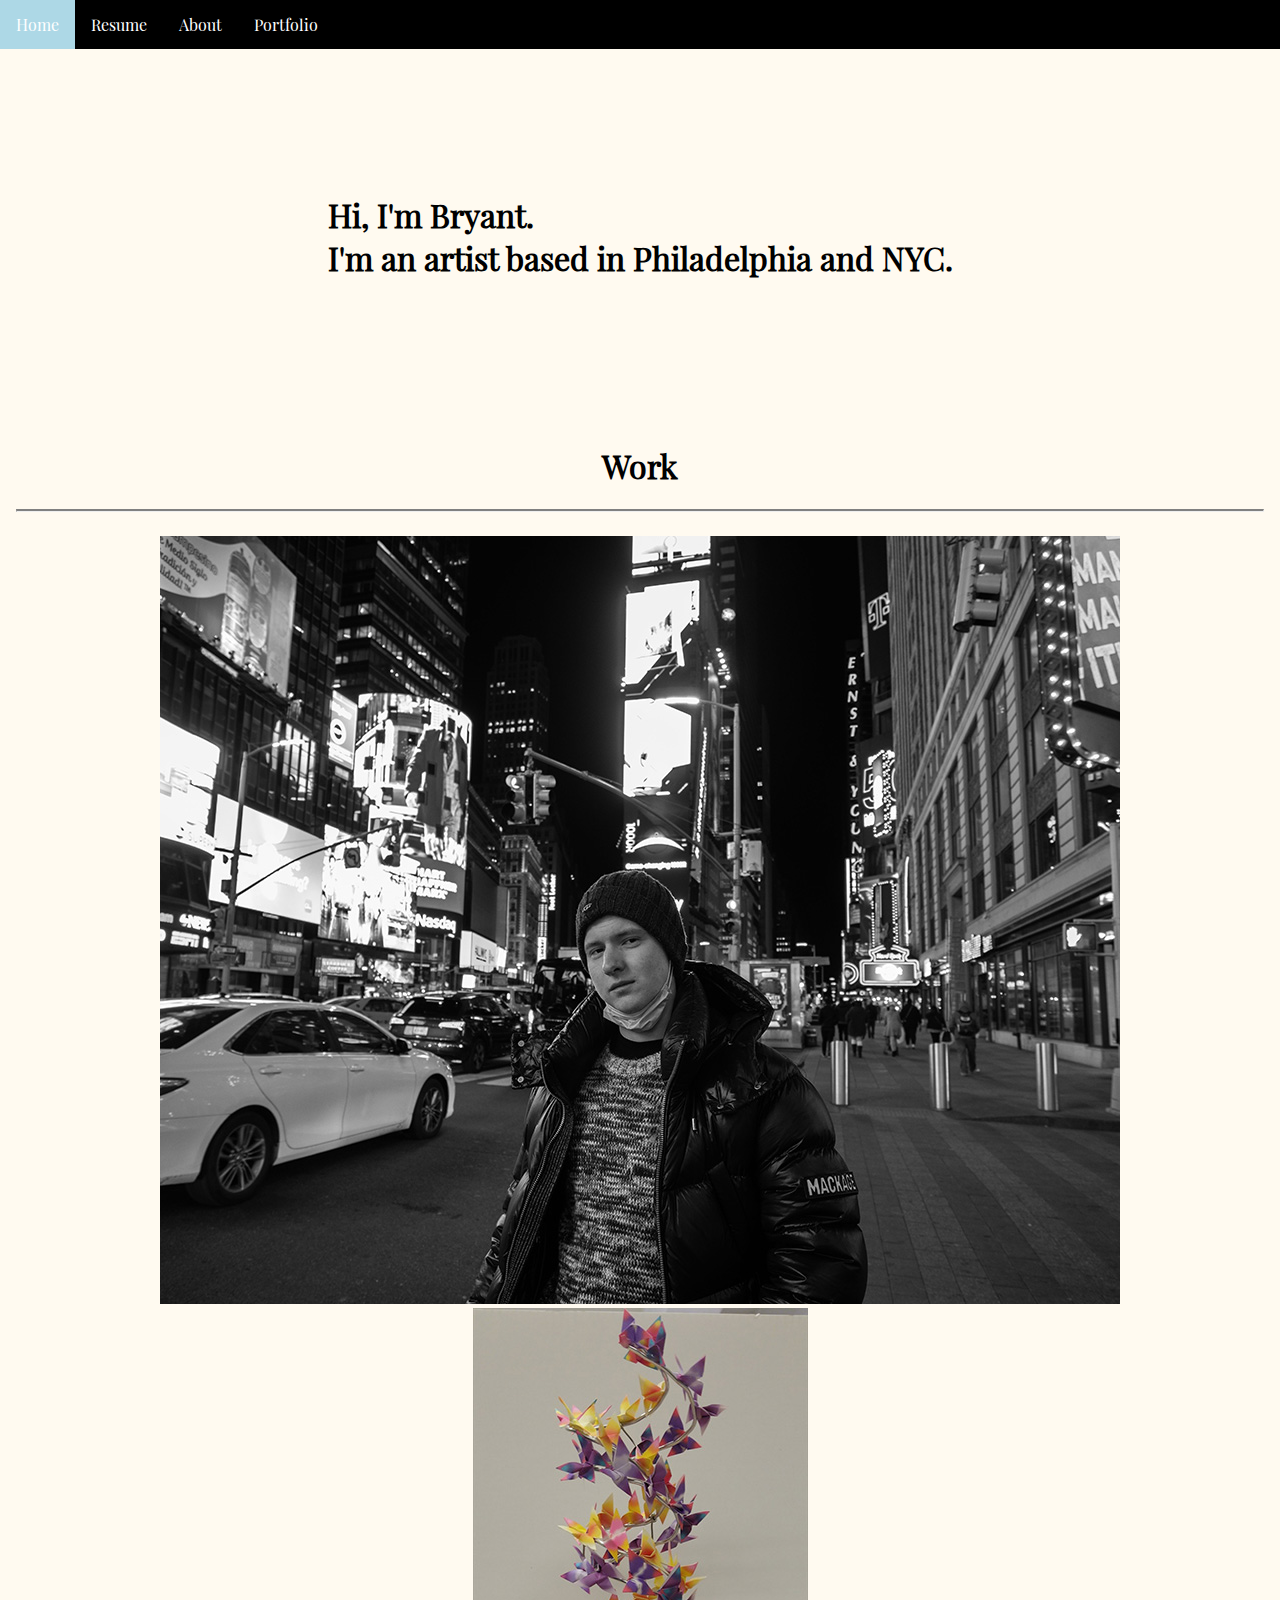
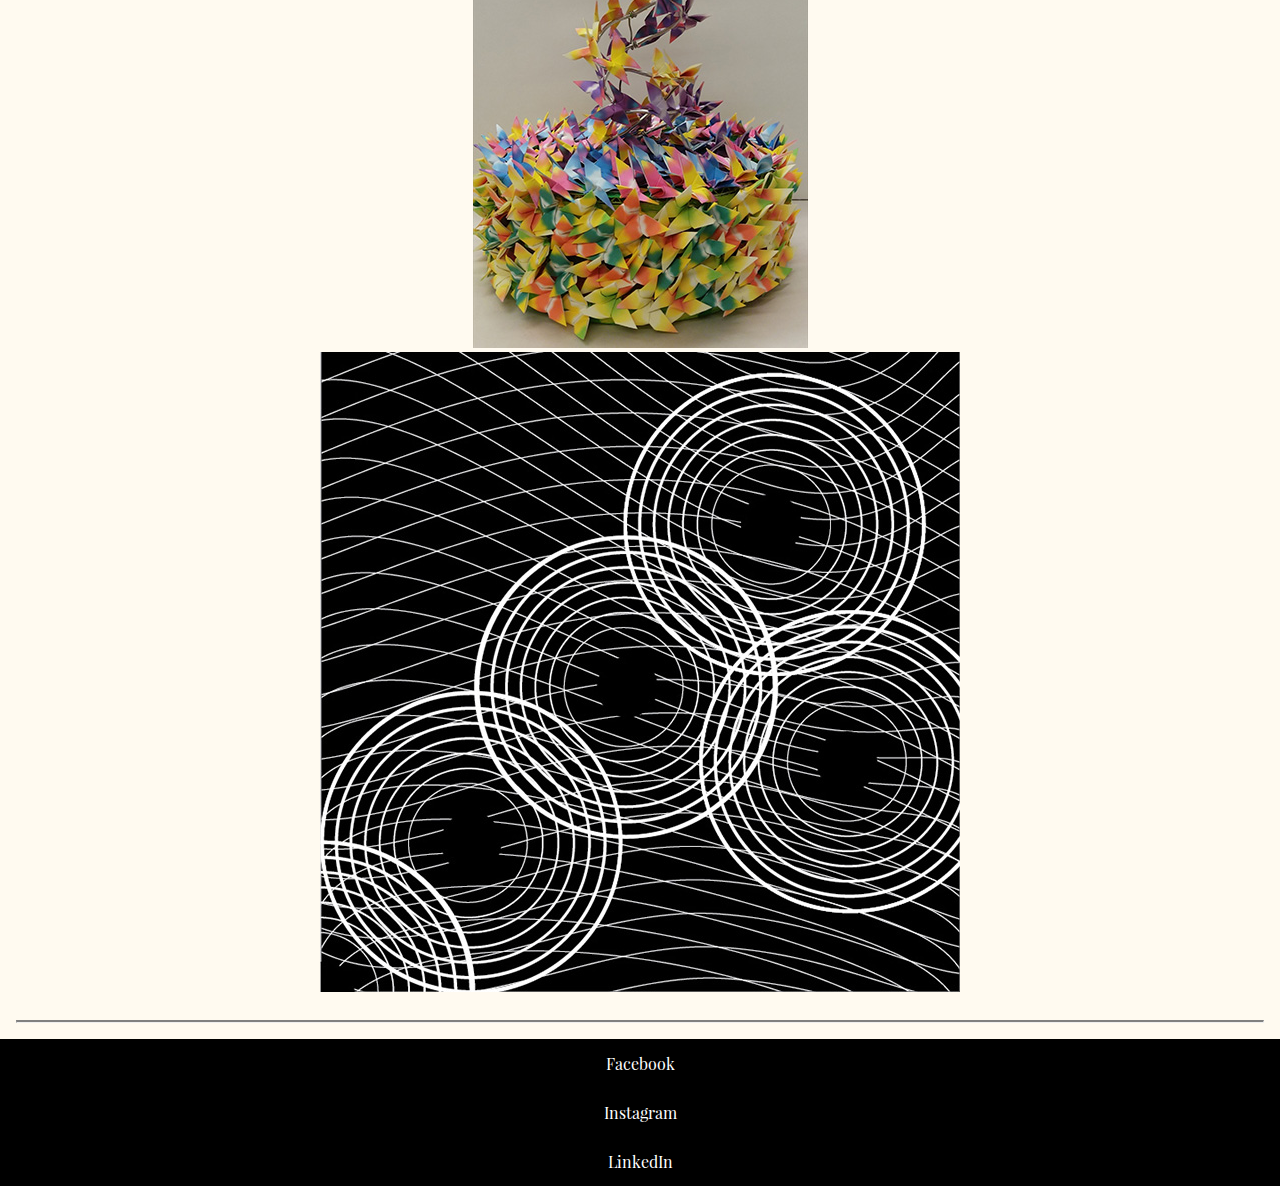
<file: index.html>
<!DOCTYPE html>
<html lang="en">
<head>
    <meta charset="UTF-8">
    <meta name="viewport" content="width=device-width, initial-scale=1.0">
    <link rel="normalize" href="css/normalize.css">
    <link rel="stylesheet" href="css/styles.css">
    <title>Home Page</title>
</head>
<body>
    <div id="header">
        <ul class="navigation">
            <li><a href="index.html">Home</a></li>
            <li><a href="resume.html">Resume</a></li>
            <li><a href="about.html">About</a></li>
            <li><a href="portfolio.html">Portfolio</a></li>
        </ul>
    </div>
    <div class="intro_text">
        <p class="text">Hi, I'm Bryant. <br> I'm an artist based in Philadelphia and NYC.</p>
    </div>
    <div class="frontpage">
    <h1 class="Work">Work</h1>
    <hr class="divider">
        <div class="row">
            <div><img class="photo" src="images/PHTO-110-Assignment_2_2.jpg" alt="Photography_Assignment_2"></div>
            <div><img class="photo" src="images/Wire_Project.jpg" alt="Butterfly Sculpture"></div>
            <div><img class="photo" src="images/P1_SoundAnalysis_1.jpg" alt="SoundAnalysis"></div>
        </div>
        <hr class="divider">
    </div>
    </body>
    
<footer id="footer">
    <div class="contact">
        <ul class="social_links">
            <li><a href="https://www.facebook.com/itsbryant1125">Facebook</a></li>
            <li><a href="https://www.instagram.com/lu.bry/">Instagram</a></li>
            <li><a href="https://www.linkedin.com/in/bryant-lu-22a4711a2/">LinkedIn</a></li>
        </ul>
        </div>
</footer>
</html>
</file>
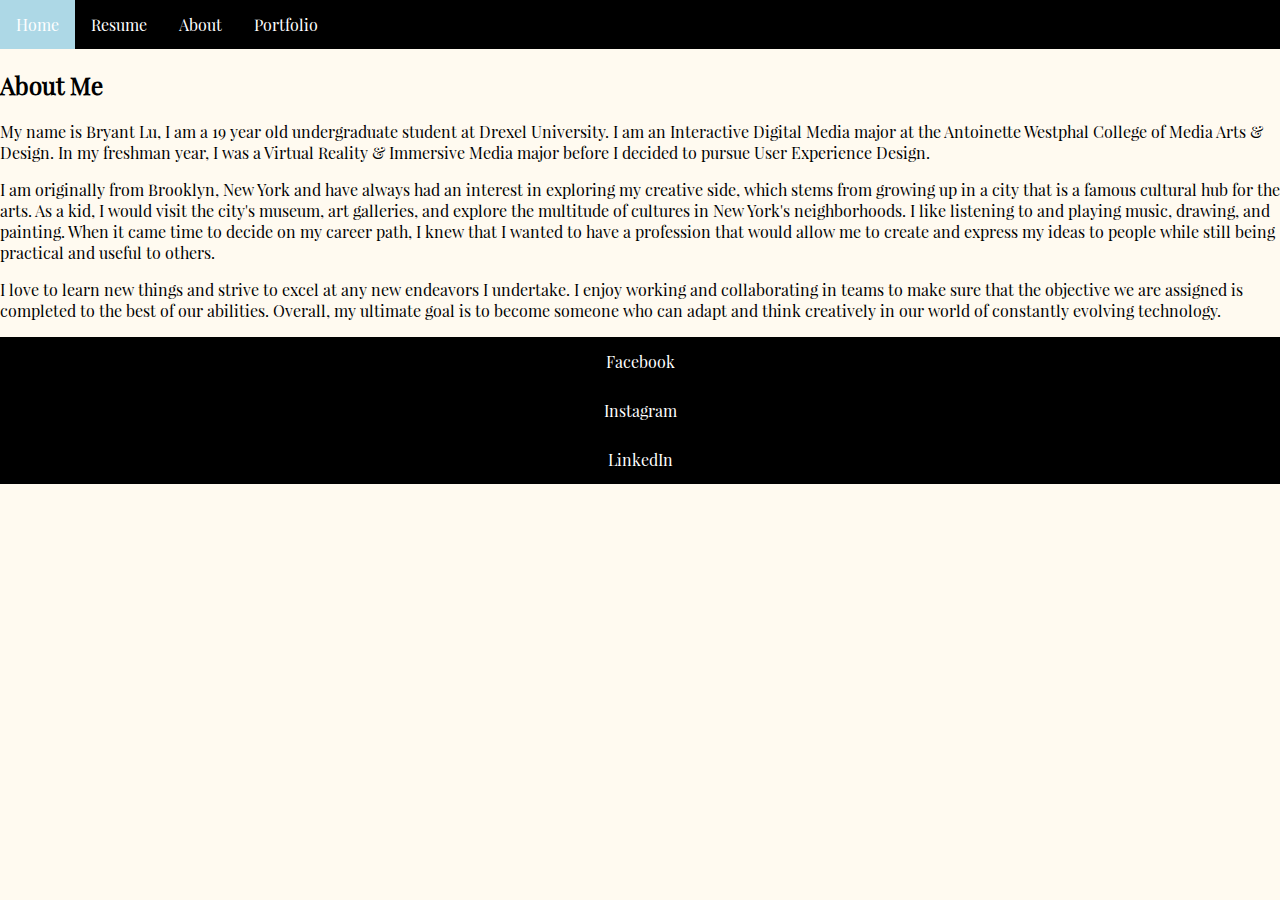
<file: about.html>
<!DOCTYPE html>
<html lang="en">
<head>
    <meta charset="UTF-8">
    <meta name="viewport" content="width=device-width, initial-scale=1.0">
    <link rel="normalize" href="css/normalize.css">
    <link rel="stylesheet" href="css/styles.css">
    <title>Home Page</title>
</head>
<body>
    <div id="header">
        <ul class="navigation">
            <li><a href="index.html">Home</a></li>
            <li><a href="resume.html">Resume</a></li>
            <li><a href="about.html">About</a></li>
            <li><a href="portfolio.html">Portfolio</a></li>
         </ul>
    </div>
    <div class="about me">
        <h2>About Me</h2>
        <p>My name is Bryant Lu, I am a 19 year old undergraduate student at Drexel University. I am an Interactive Digital Media major at the Antoinette Westphal College of Media Arts &amp; Design. In my freshman year, I was a Virtual Reality &amp; Immersive Media major before I decided to pursue User Experience Design.
        </p>
        <p>I am originally from Brooklyn, New York and have always had an interest in exploring my creative side, which stems from growing up in a city that is a famous cultural hub for the arts. As a kid, I would visit the city's museum, art galleries, and explore the multitude of cultures in New York's neighborhoods. I like listening to and playing music, drawing, and painting. When it came time to decide on my career path, I knew that I wanted to have a profession that would allow me to create and express my ideas to people while still being practical and useful to others.</p>
        <p>I love to learn new things and strive to excel at any new endeavors I undertake. I enjoy working and collaborating in teams to make sure that the objective we are assigned is completed to the best of our abilities. Overall, my ultimate goal is to become someone who can adapt and think creatively in our world of constantly evolving technology.</p>
    </div>
</body>
<footer id="footer">
    <div class="contact">
    <ul class="social_links">
        <li><a href="https://www.facebook.com/itsbryant1125">Facebook</a></li>
        <li><a href="https://www.instagram.com/lu.bry/">Instagram</a></li>
        <li><a href="https://www.linkedin.com/in/bryant-lu-22a4711a2/">LinkedIn</a></li>
    </ul>
    </div>
</footer>
</html>
</file>
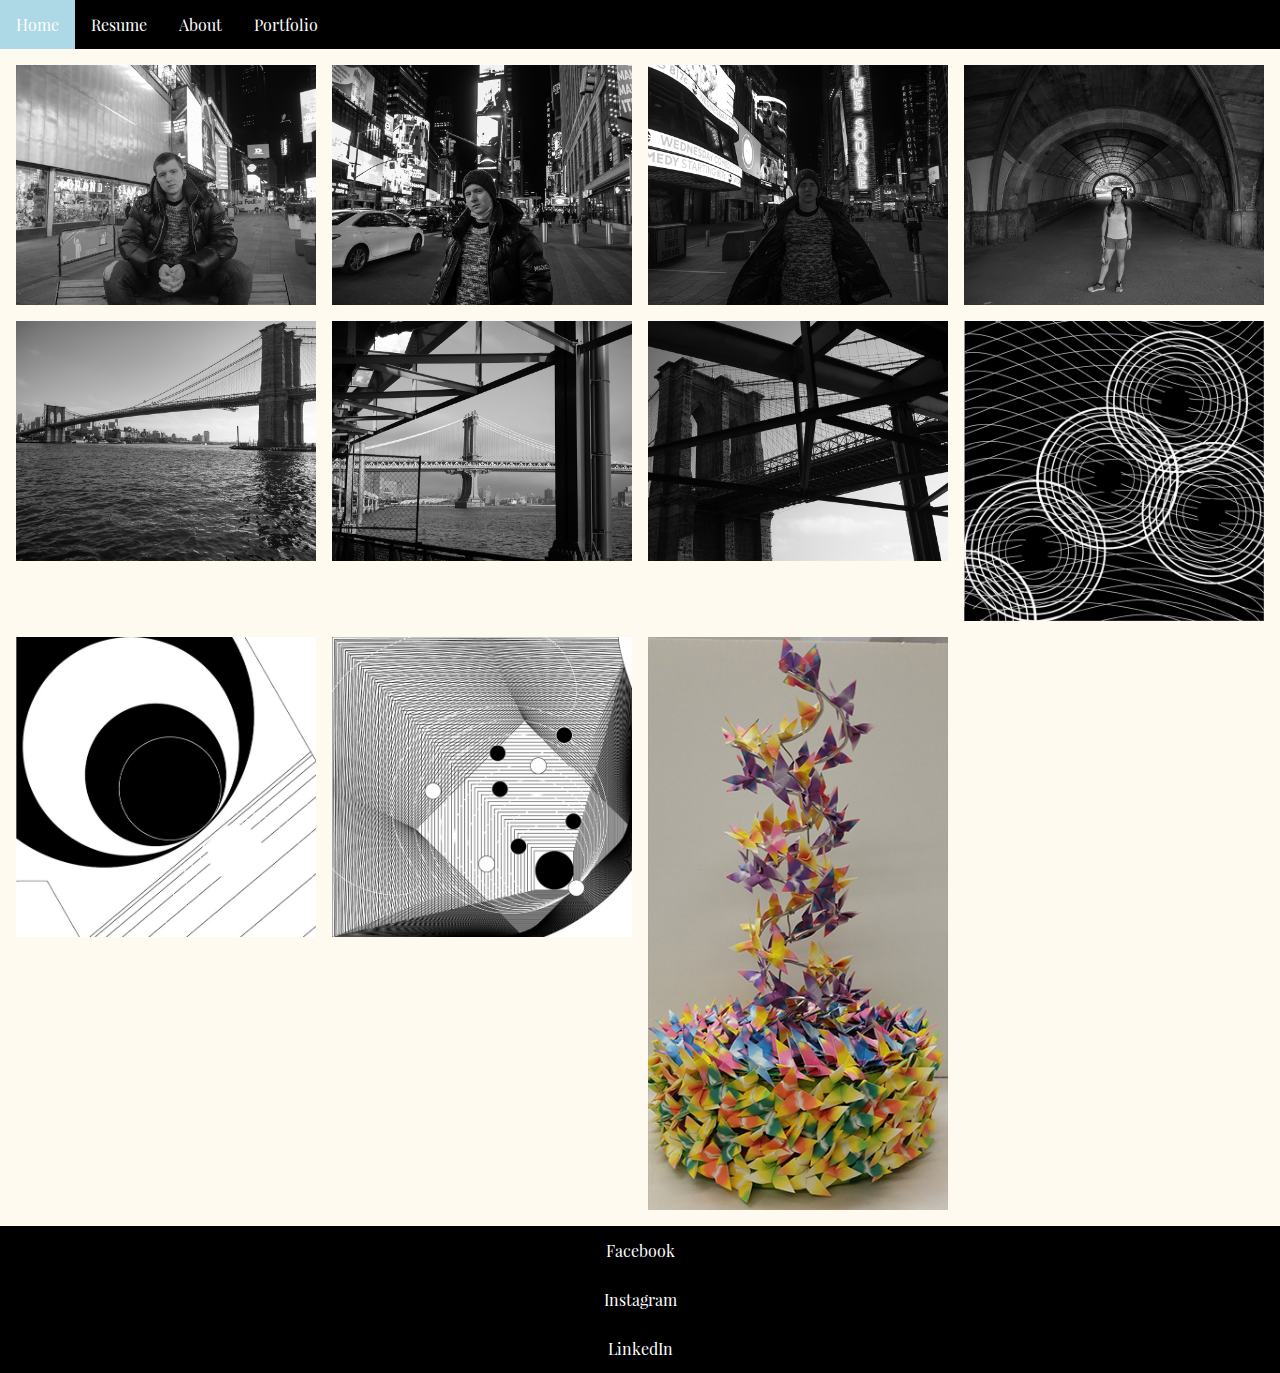
<file: portfolio.html>
<!DOCTYPE html>
<html lang="en">
<head>
    <meta charset="UTF-8">
    <meta name="viewport" content="width=device-width, initial-scale=1.0">
    <link rel="normalize" href="css/normalize.css">
    <link rel="stylesheet" href="css/styles.css">
    <title>Portfolio</title>
</head>
<body>
    <div id="header">
        <ul class="navigation">
            <li><a href="index.html">Home</a></li>
            <li><a href="resume.html">Resume</a></li>
            <li><a href="about.html">About</a></li>
            <li><a href="portfolio.html">Portfolio</a></li>
        </ul>
    </div>
    <div class="portfolio">
        <img class="photo" src="images/PHTO-110-Assignment_1_1.jpg" alt="Photography_Assignment_1">
        <img class="photo" src="images/PHTO-110-Assignment_2_2.jpg" alt="Photography_Assignment_2">
        <img class="photo" src="images/PHTO-110-Assignment_3_3.jpg" alt="Photography_Assignment_3">
        <img class="photo" src="images/PHTO-110-Assignment_4_4jpg.jpg" alt="Photography_Assignment_4">
        <img class="photo" src="images/Scale_Assignment_1.jpg" alt="Photography_Assignment_5">
        <img class="photo" src="images/Scale_Assignment_2.jpg" alt="Photography_Assignment_6">
        <img class="photo" src="images/Scale_Assignment_3.jpg" alt="Photography_Assignment_7">
        <img class="photo" src="images/P1_SoundAnalysis_1.jpg" alt="SoundAnalysis">
        <img class="photo" src="images/P2_SoundAnalysis_1.jpg" alt="SoundAnalysis_2">
        <img class="photo" src="images/P3_SoundAnalysis_1.jpg" alt="SoundAnalysis_3">
        <img class="photo" src="images/Wire_Project.jpg" alt="Butterfly Sculpture">
    </div>
</body>
<footer id="footer">
    <div class="contact">
        <ul class="social_links">
            <li><a href="https://www.facebook.com/itsbryant1125">Facebook</a>
            <li><a href="https://www.instagram.com/lu.bry/">Instagram</a></li>
            <li><a href="https://www.linkedin.com/in/bryant-lu-22a4711a2/">LinkedIn</a></li>
        </ul>
        </div>
</footer>
</html>
</file>
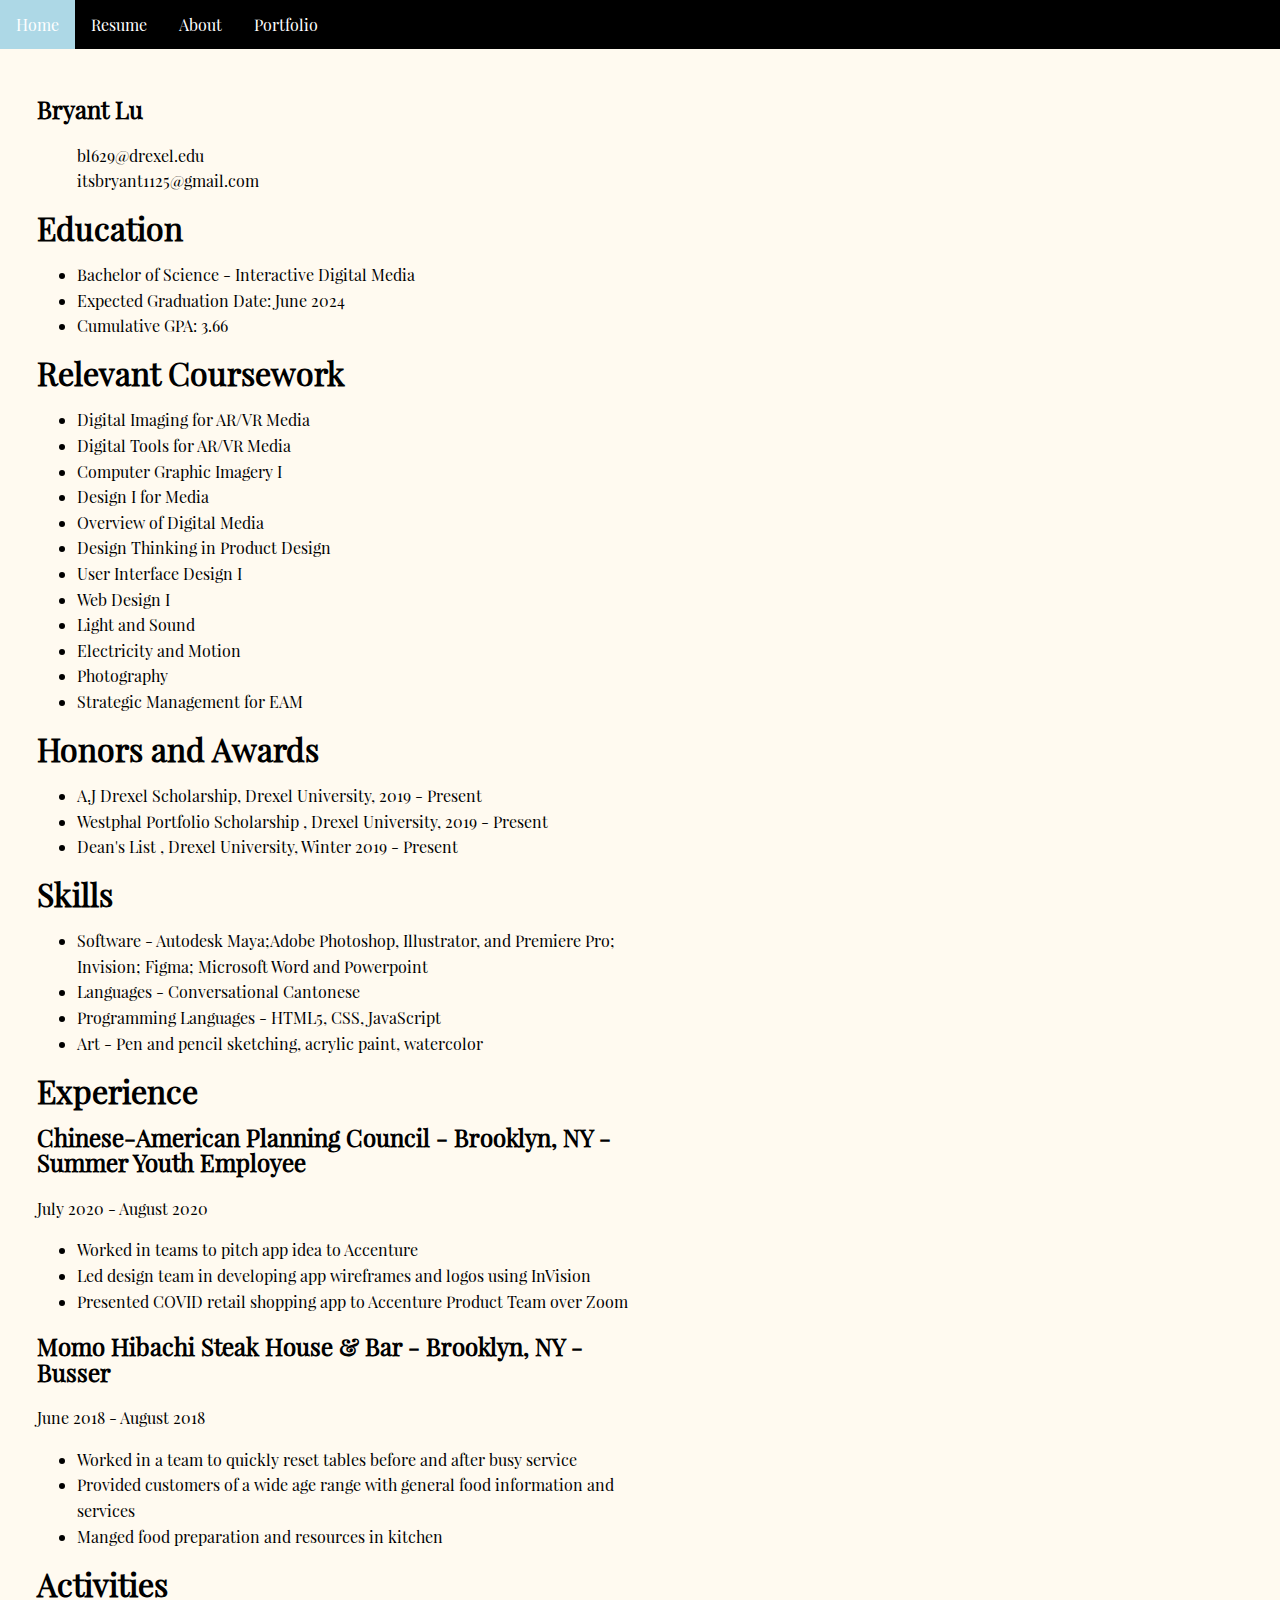
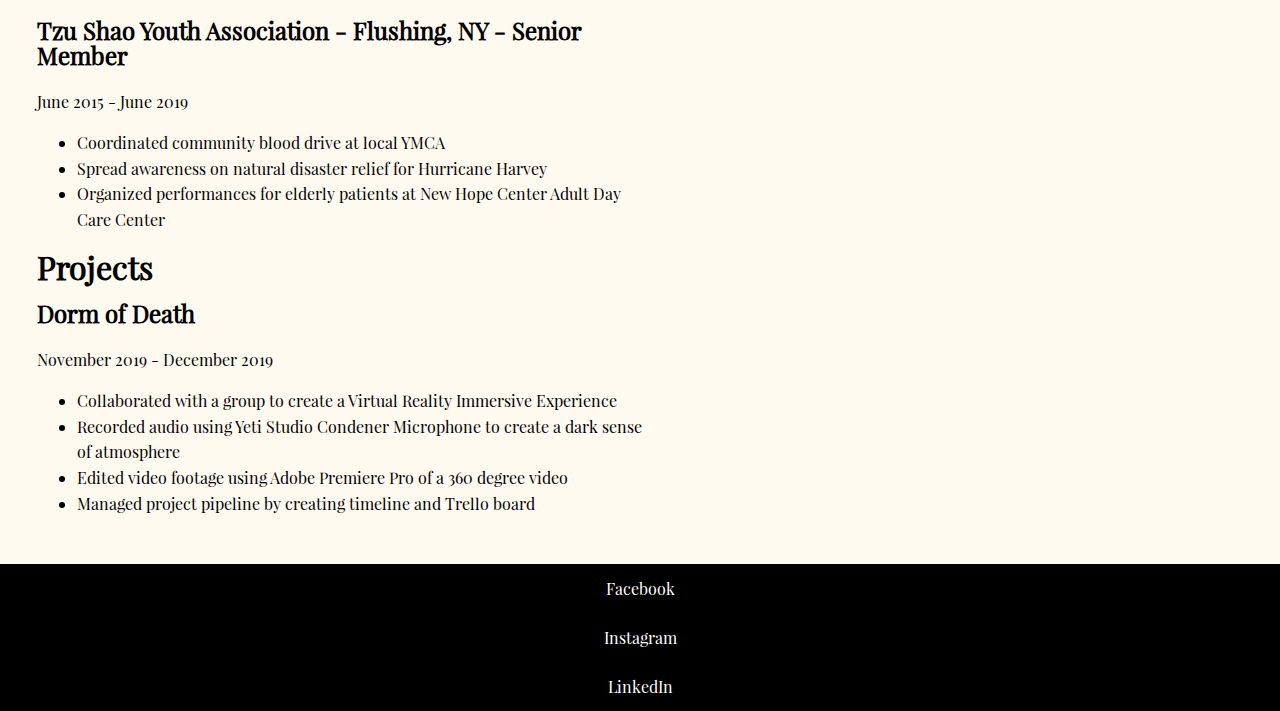
<file: resume.html>
<!DOCTYPE html>
<html lang="en">
<head>
    <meta charset="UTF-8">
    <meta name="viewport" content="width=device-width, initial-scale=1.0">
    <link rel="normalize" href="css/normalize.css">
    <link rel="stylesheet" href="css/styles.css">
    <title>Resume</title>
</head>
<body>
    <div id="header">
        <ul class="navigation">
            <li><a href="index.html">Home</a></li>
            <li><a href="resume.html">Resume</a></li>
            <li><a href="about.html">About</a></li>
            <li><a href="portfolio.html">Portfolio</a></li>
        </ul>
    </div>
    <div class="main">
        <div class="resume">
            <h2>Bryant Lu</h2>
            <ul>
                <li>bl629@drexel.edu</li>
                <li>itsbryant1125@gmail.com</li>
            </ul> <!--add line break and gray line here-->
        </div>
        <div class="resume_body">
        <h1>Education</h1>
            <ul>
                <li>Bachelor of Science - Interactive Digital Media</li>
                <li>Expected Graduation Date: June 2024</li>
                <li>Cumulative GPA: 3.66</li>
            </ul>
        <h1>Relevant Coursework</h1>
            <ul>
                <li>Digital Imaging for AR/VR Media</li>
                <li>Digital Tools for AR/VR Media</li>
                <li>Computer Graphic Imagery I</li>
                <li>Design I for Media</li>
                <li>Overview of Digital Media</li>
                <li>Design Thinking in Product Design</li>
                <li>User Interface Design I</li>
                <li>Web Design I</li>
                <li>Light and Sound</li>
                <li>Electricity and Motion</li>
                <li>Photography</li>
                <li>Strategic Management for EAM</li>
            </ul>
        <h1>Honors and Awards</h1>
            <ul>
                <li>A.J Drexel Scholarship<!--Bold this-->, Drexel University, 2019 - Present</li>
                <li>Westphal Portfolio Scholarship <!--Bold this-->, Drexel University, 2019 - Present</li>
                <li>Dean's List <!--Bold This-->, Drexel University, Winter 2019 - Present</li>
            </ul>
        <h1>Skills</h1>
            <ul>
                <li>Software<!--Bold This--> - Autodesk Maya;Adobe Photoshop, Illustrator, and Premiere Pro; Invision; Figma; Microsoft Word and Powerpoint</li>
                <li>Languages<!--Bold This--> - Conversational Cantonese</li>
                <li>Programming Languages<!--Bold This--> - HTML5, CSS, JavaScript</li>
                <li>Art<!--Bold This--> - Pen and pencil sketching, acrylic paint, watercolor</li>
            </ul>
        <h1>Experience</h1>
            <h2>Chinese-American Planning Council - Brooklyn, NY - Summer Youth Employee</h2>
                <p>July 2020 - August 2020</p>
                    <ul>
                        <li>Worked in teams to pitch app idea to Accenture</li>
                        <li>Led design team in developing app wireframes and logos using InVision</li>
                        <li>Presented COVID retail shopping app to Accenture Product Team over Zoom</li> 
                    </ul>
            <h2>Momo Hibachi Steak House & Bar - Brooklyn, NY - Busser</h2>
                <p>June 2018 - August 2018</p>
                    <ul>
                        <li>Worked in a team to quickly reset tables before and after busy service</li>
                        <li>Provided customers of a wide age range with general food information and services</li>
                        <li>Manged food preparation and resources in kitchen</li>
                    </ul>
        <h1>Activities</h1>
            <h2>Tzu Shao Youth Association - Flushing, NY - Senior Member</h2>
                <p>June 2015 - June 2019</p>
                    <ul>
                        <li>Coordinated community blood drive at local YMCA</li>
                        <li>Spread awareness on natural disaster relief for Hurricane Harvey</li>
                        <li>Organized performances for elderly patients at New Hope Center Adult Day Care Center</li>
                    </ul>
        <h1>Projects</h1>
            <h2>Dorm of Death</h2>
                <p>November 2019 - December 2019</p>
                    <ul>
                        <li>Collaborated with a group to create a Virtual Reality Immersive Experience</li>
                        <li>Recorded audio using Yeti Studio Condener Microphone to create a dark sense of atmosphere</li>
                        <li>Edited video footage using Adobe Premiere Pro of a 360 degree video</li>
                        <li>Managed project pipeline by creating timeline and Trello board</li>
                    </ul>
        </div>
    </div>
</body>
<footer id="footer">
    <div class="contact">
        <ul class="social_links">
            <li><a href="https://www.facebook.com/itsbryant1125">Facebook</a></li>
            <li><a href="https://www.instagram.com/lu.bry/">Instagram</a></li>
            <li><a href="https://www.linkedin.com/in/bryant-lu-22a4711a2/">LinkedIn</a></li>
        </ul>
        </div>
</footer>
</html>
</file>
<file: css/styles.css>
html {
    box-sizing: border-box;
    font-size: 100%;
 }

 @font-face {
    font-family: 'PlayfairDisplay_Regular' ;
    src: url('../fonts/PlayfairDisplay-Regular.otf')
 }

@font-face {
     font-family: 'PlayfairDisplay_Bold';
     src: url('../fonts/PlayfairDisplay-Bold.otf');
     font-weight: bold;
 }

body {
    font-family: 'PlayfairDisplay_Regular', serif;
    font-size: 1rem;
    background-color: #FFFAF0;
    margin: 0;
    padding: 0;
}

.navigation {
    list-style-type: none;
    display: block;
    display: inline;
    display: flex;
    margin: 0;
    padding: 0;
    background-color: black;
}

li a {
    display: block;
    color: white;
    padding: .875rem 1rem;
    text-decoration: none;
}

li a:hover {
    background-color: lightblue;
}

.contact {
    margin: 0;
    padding: 0;
    background-color: black;
}

.social_links {
    list-style-type: none;
    text-align: center;
    margin: 0;
    padding: 0;
}

h1 {
    font-weight: bold;
}

div.intro_text {
    font-weight: bold;
    padding: 7rem 3.5rem;
    font-size: 200%;
    background-size: cover;
    display: flex;
    justify-content: center;
}

div.frontpage {
    margin: 1rem
}

h1.Work {
    font-weight: bold;
    padding: 0 1rem;
    text-align: center;
}

hr.divider {
    border-top: 2px solid;
}

p {
    font-family: 'PlayfairDisplay_Regular', serif;
    display: block;
    margin-block-start: 1em;
    margin-block-end: 1em;
}

.row {
    display: grid;
    justify-items: center;
    padding: 1rem;
}

.about_me {
    margin: .5rem;
    padding: .5rem 1rem 1rem;
}

.portfolio {
    display: grid;
    grid-template-columns: repeat(auto-fill, minmax(300px, 1fr));
    grid-gap: 1rem;
    padding: 1rem;
}

.photo {
    width: 100%;
    height: auto;
}

.main {
    margin: 3rem 2.3rem 3rem;
    line-height: 1.6rem;
    max-width: 610px;
}
.resume ul {
    list-style-type: none;
}
</file>
